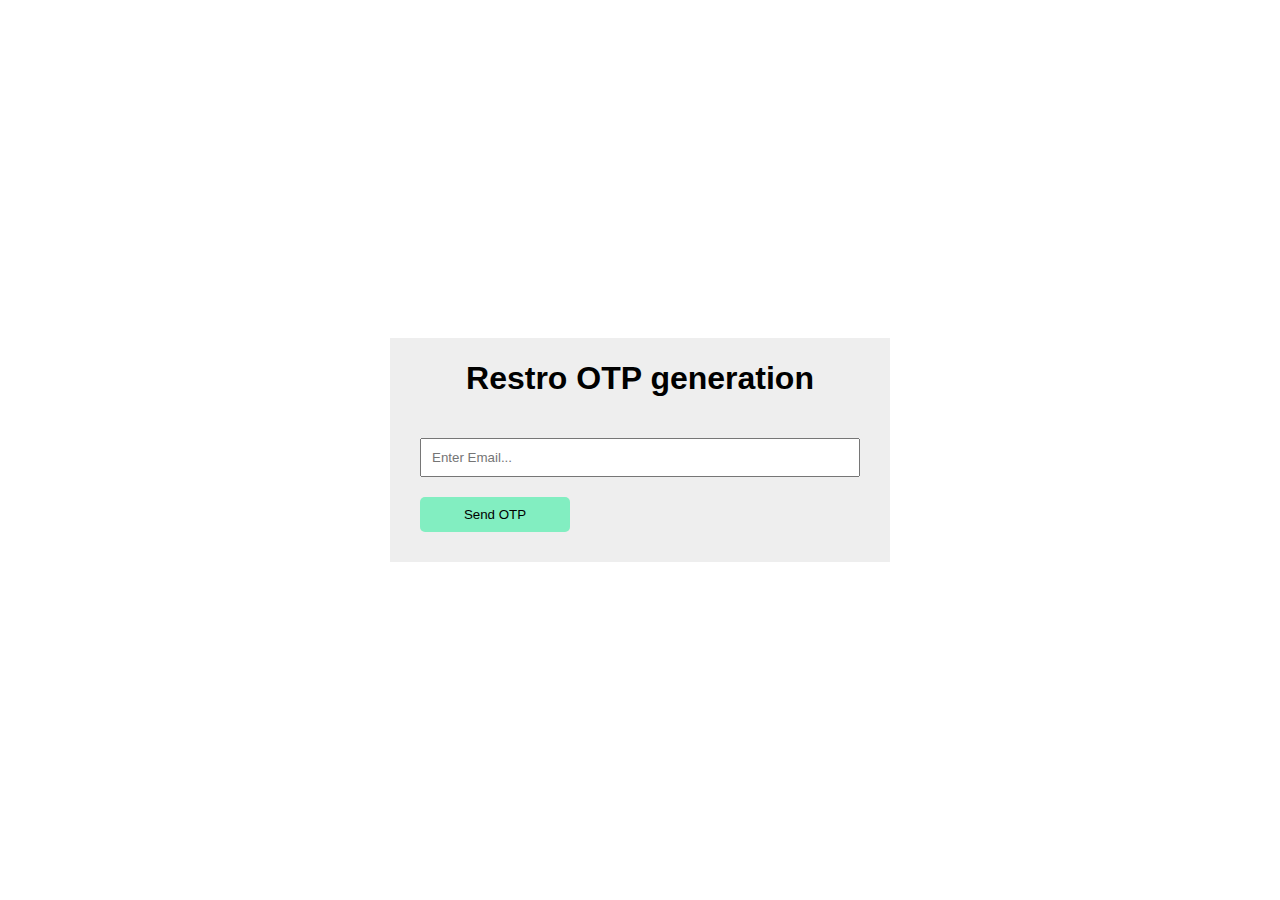
<file: emailotp.html>
<!DOCTYPE html>
<html>
<head>
	<title>OTP in JS</title>
	<link rel="stylesheet" href="emailotp.css">
   <script src="https://smtpjs.com/v3/smtp.js">
</script>
</head>
<body>
	<div class="form">
		<h1>Restro OTP generation </h1>
		<input type="email" id="email" placeholder="Enter Email...">
		<div class="otpverify">
			<input type="text" id="otp_inp" placeholder="Enter the OTP sent to your Email...">
			<button class="btn" id="otp-btn">Verify</button>
            <a href="index.html" class="btn">next</a>
		</div>
		<button class="btn" onclick="sendOTP()">Send OTP</button>


	</div>
	<script src="emailotp.js"></script>
</body>
</html>
</file>
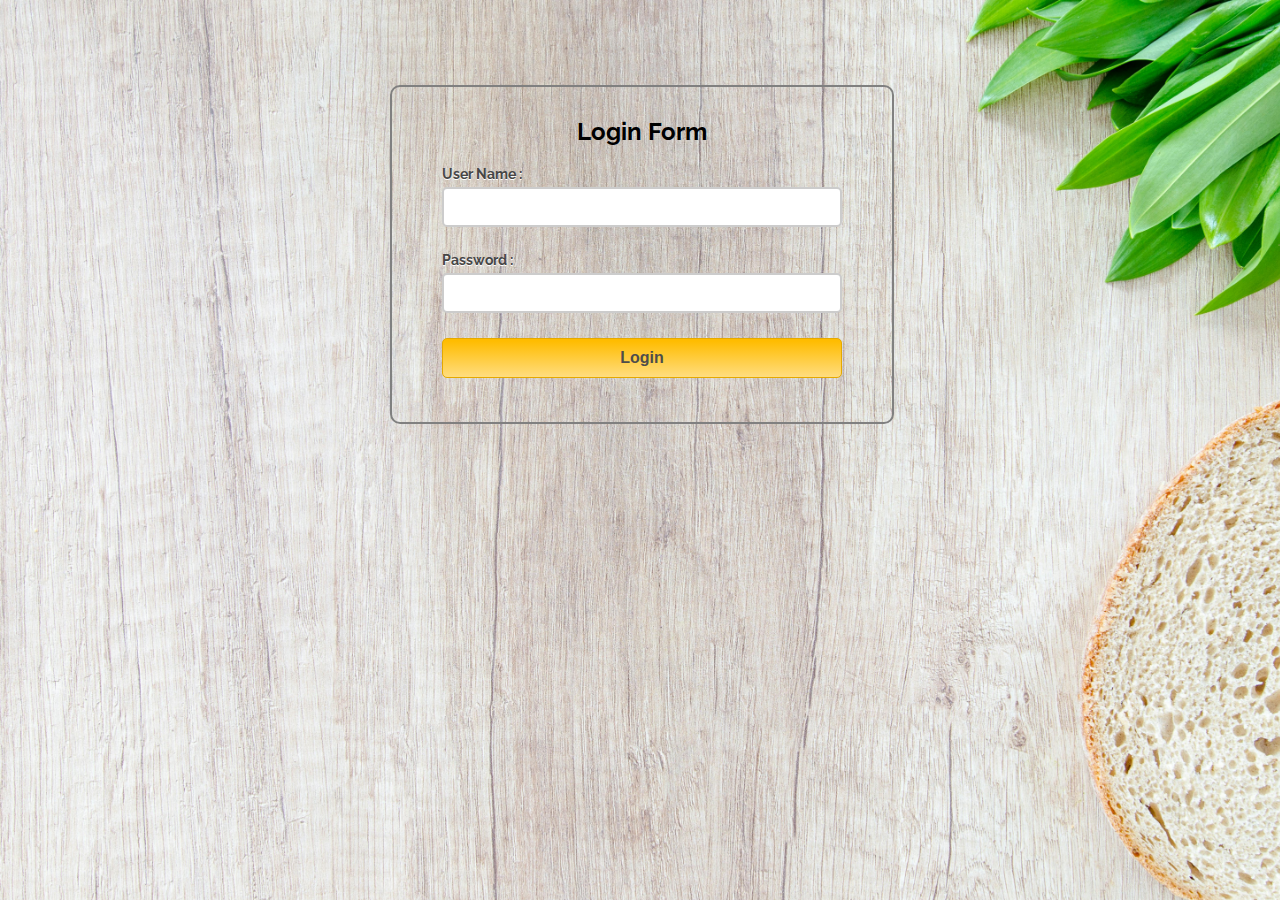
<file: javascript_login.html>
<html>
<head>
<title>Login Form</title>
<!-- Include CSS File Here -->
<link rel="stylesheet" href="style1.css"/>
<!-- Include JS File Here -->
<script src="login.js"></script>
</head>
<body class="bg-img">
    <!-- <div class="background"></div> -->
<div class="container">
<div class="main">
<h2>Login Form</h2>
<form id="form_id" method="post" name="myform">
<label>User Name :</label>
<input type="text" name="username" id="username"/>
<label>Password :</label>
<input type="password" name="password" id="password"/>
<input type="button" value="Login" id="submit" onclick="validate()"/>
<!-- <input type="button" value="otp generation" onclick="validate()"> -->
</form>
<!-- <span><b class="note"> <br/><b class="valid">User Name : romani<br/>Password : romani@123</b></span> -->
</div>
</div>
</body>
</html>
</file>
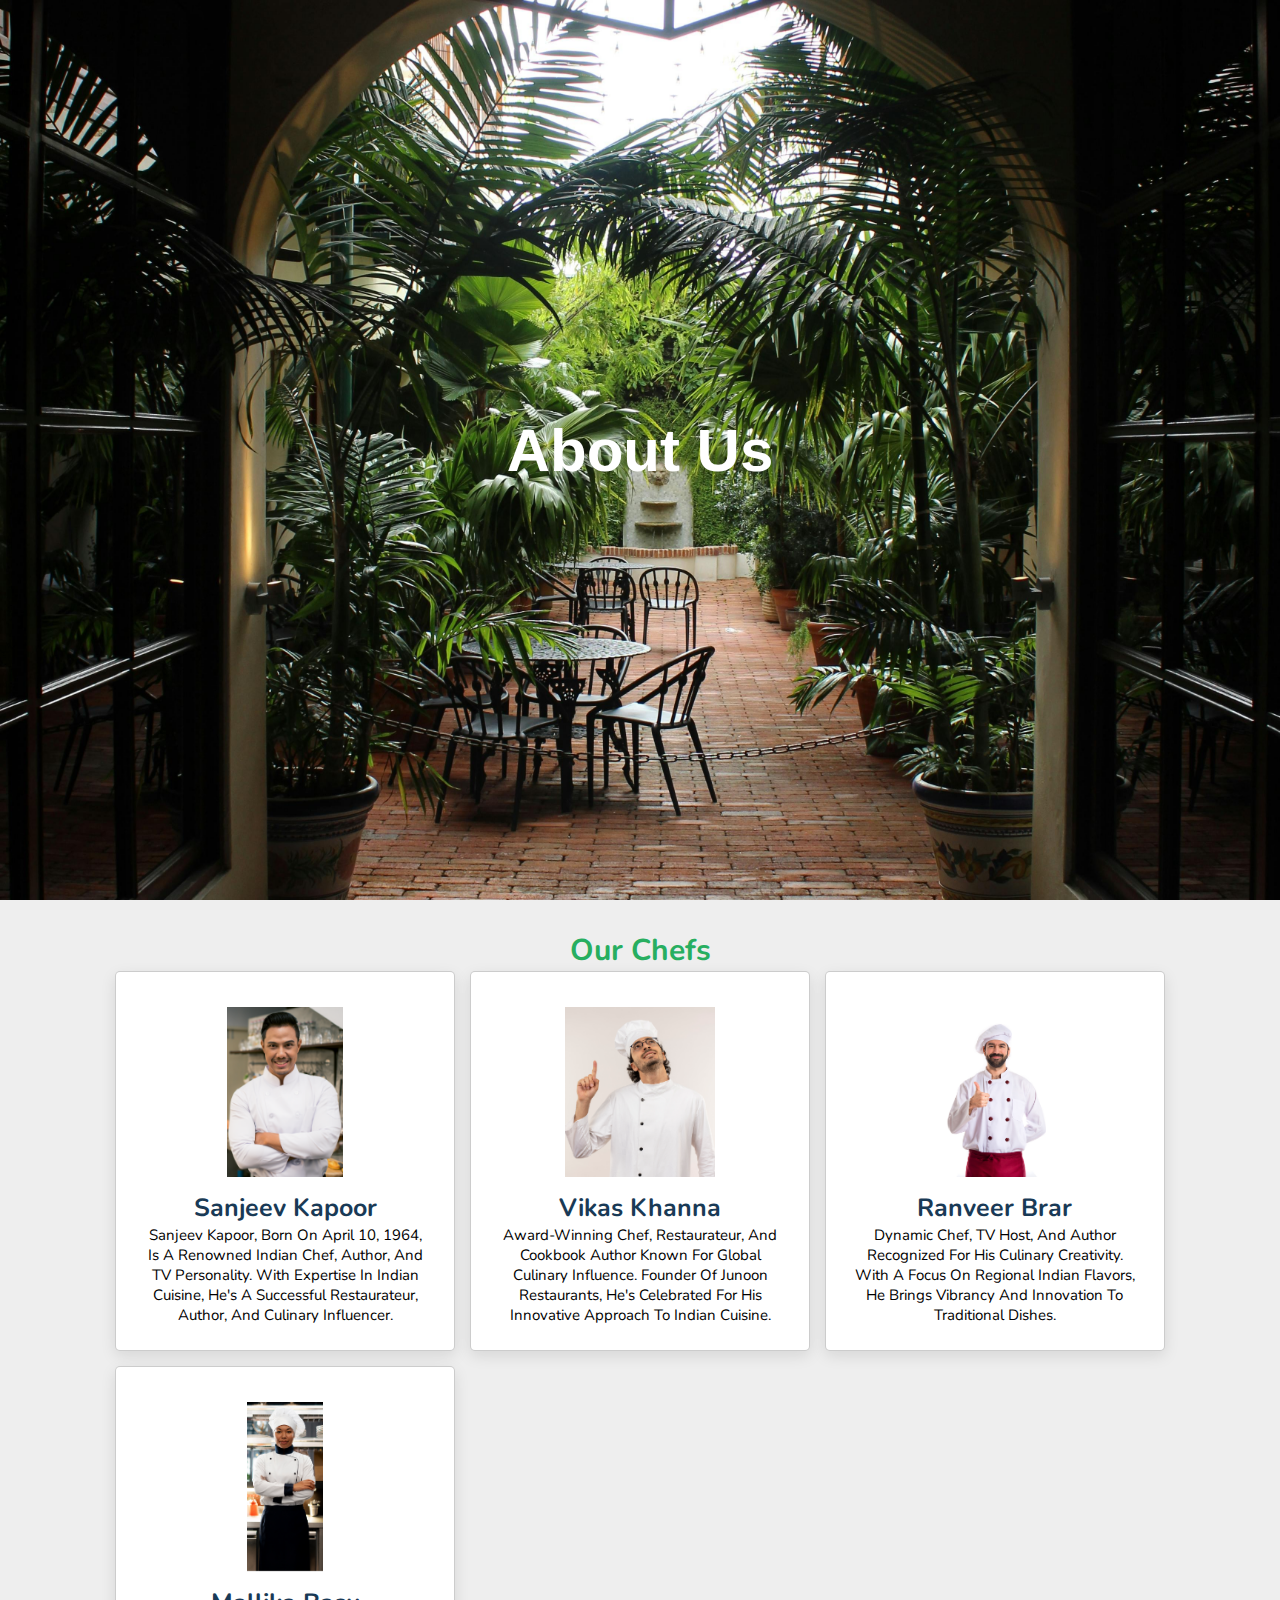
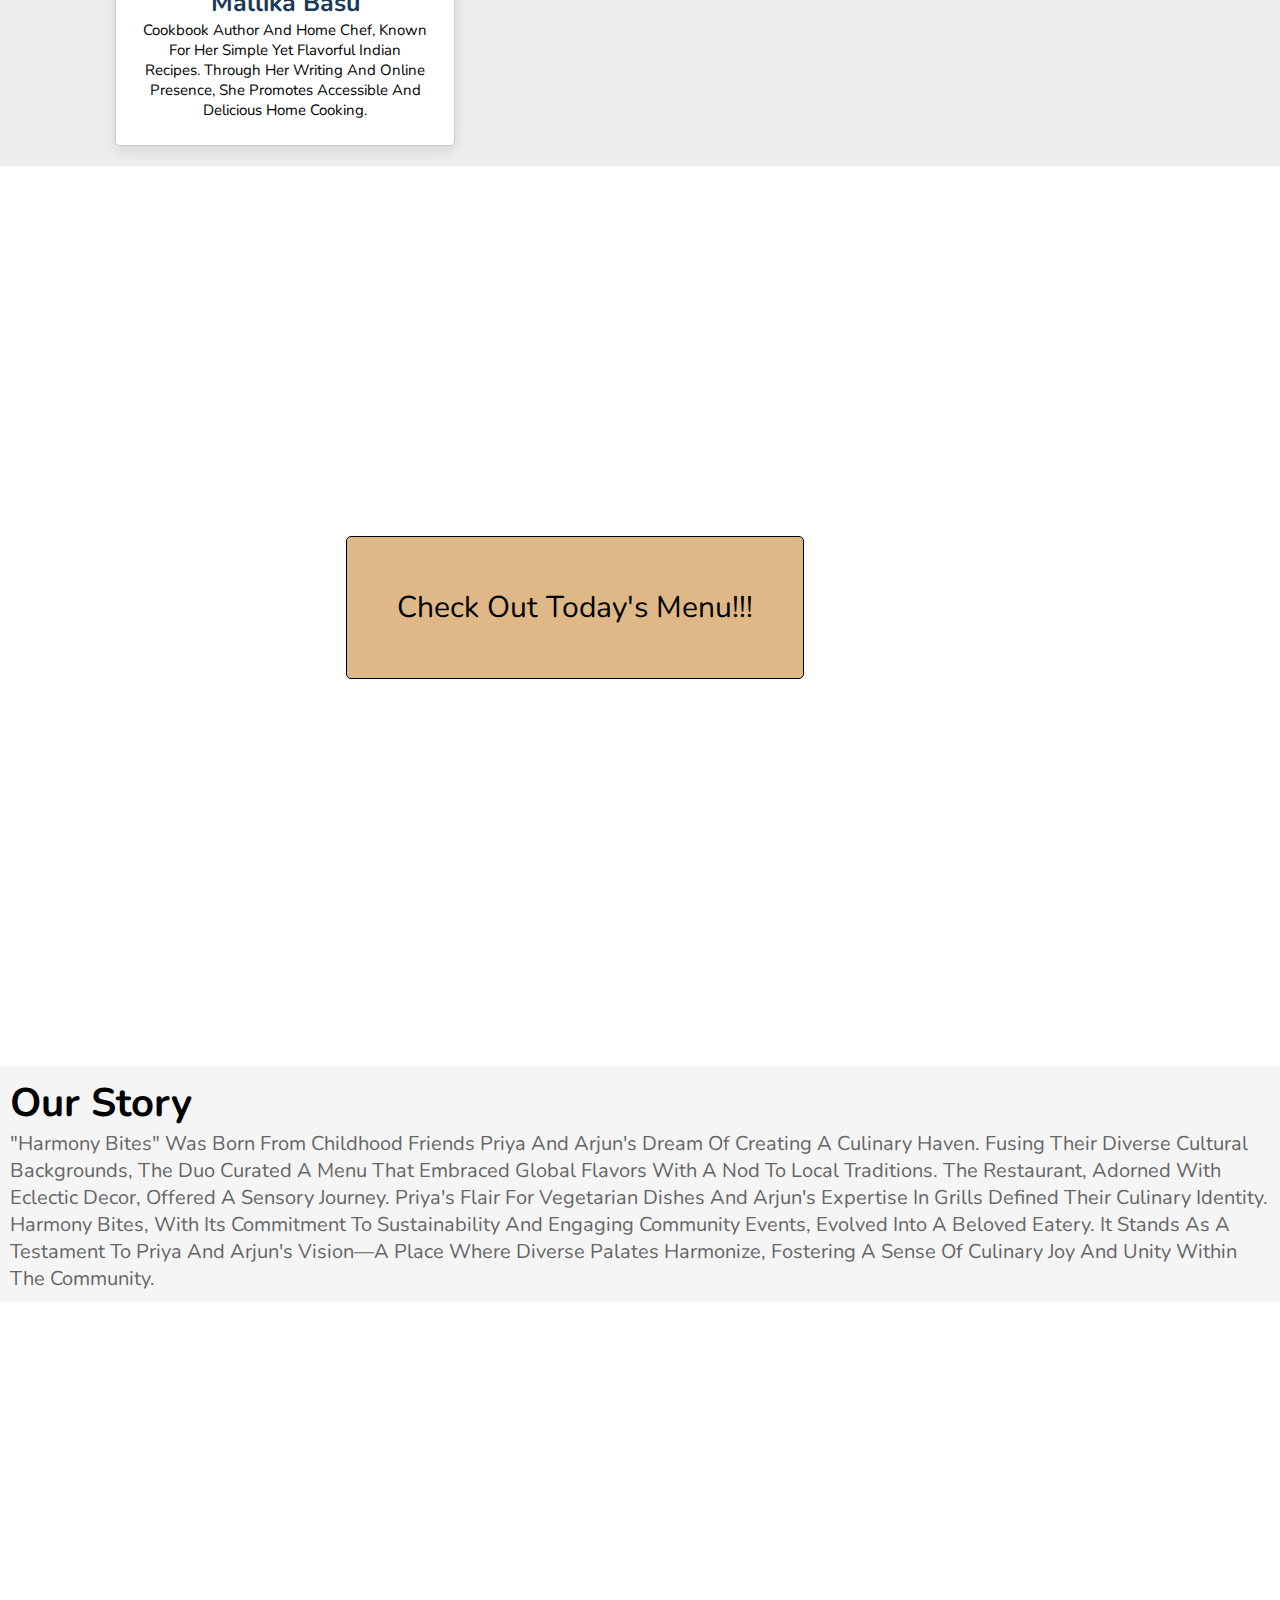
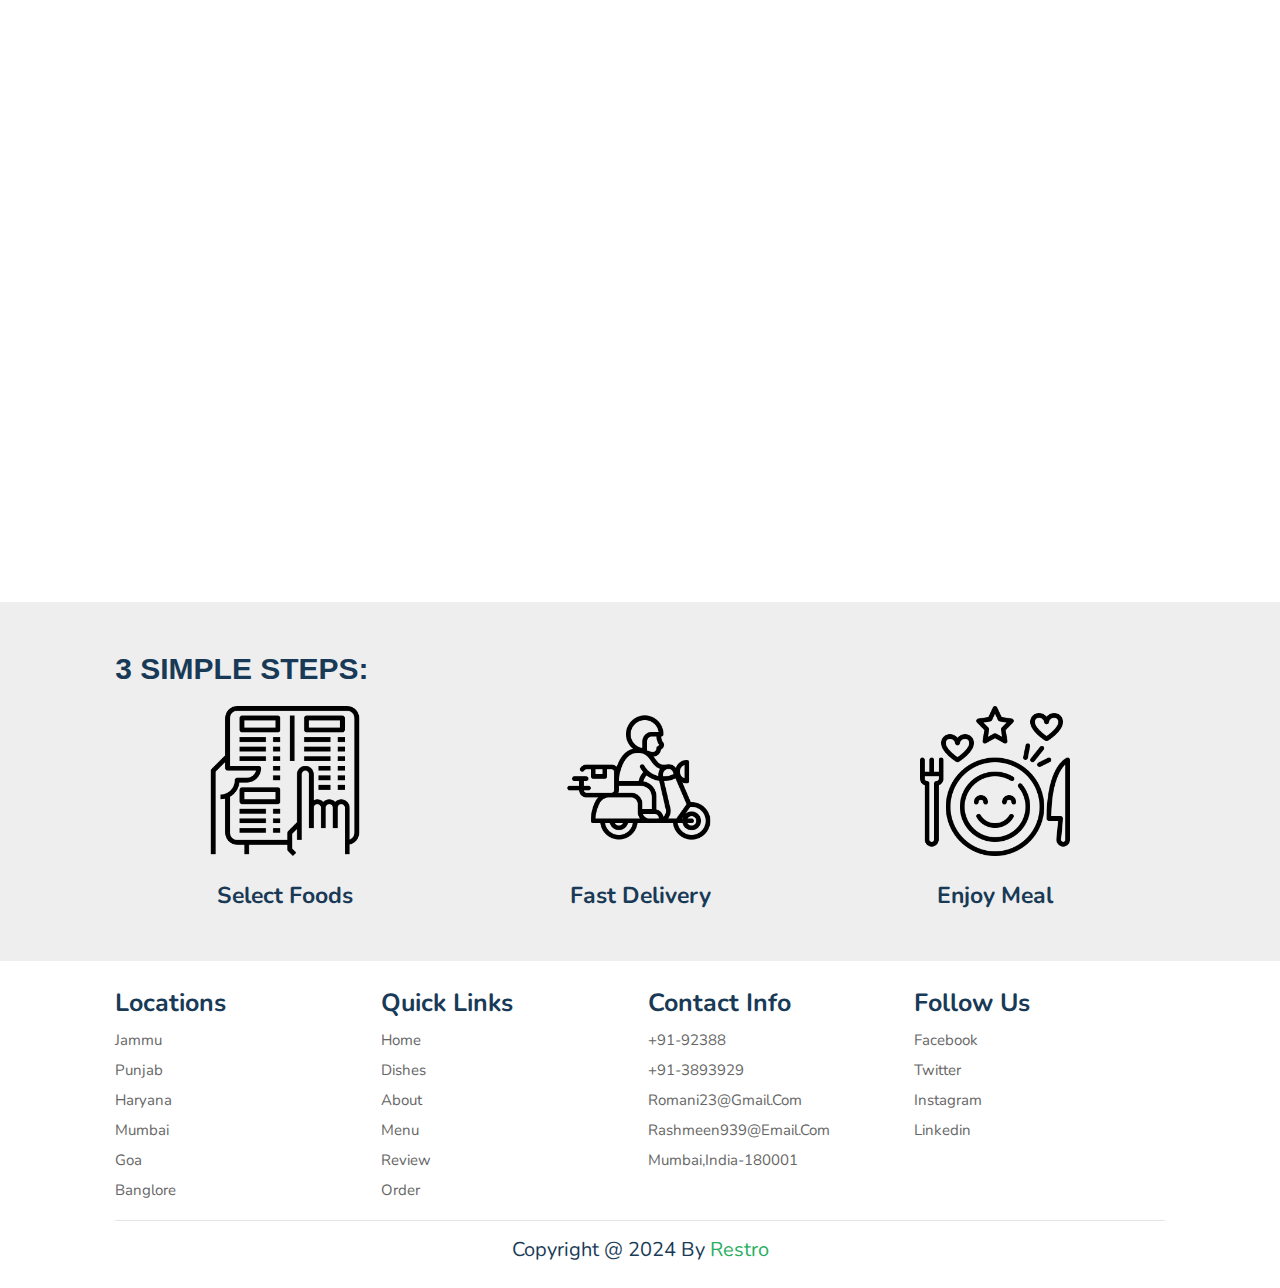
<file: learnmore.html>
<!DOCTYPE html>
<html lang="en">
<head>
    <meta charset="UTF-8">
    <meta name="viewport" content="width=device-width, initial-scale=1.0">
    <title>Document</title>
    <link rel="stylesheet" href="style.css">
</head>
<style>
    body{
        margin:0;
        padding: 0;
        box-sizing: border-box;
        overflow-x: hidden;
    }
    .box1{
        height:100vh;
        width:100%;
        background-image: url(images/background8.jpg);
        background-size:cover;
        background-position: center;
        display: table;
        background-attachment: fixed;
        max-width: 100%;
    /* height: auto; */
    /* background-repeat: no-repeat; */
    /* background-size:contain; */
    }
    .box2{
        height:100vh;
        width:100%;
        background-image: url(images/background6.jpg);
        background-size:cover;
        background-position: center;
        display: table;
        background-attachment: fixed;
        display: flex;
        position: relative;
    }
    .box3{
        height:100vh;
        width:100%;
        background-image: url(images/background7.jpg);
        background-size:contain;
        background-position: center;
        display: table;
        background-attachment: fixed;
        display: flex;

    }
    h1{
        font-family: sans-serif;
        font-size: 60px;
        color: #fff;
        margin:0;
        text-align: center;
        display: table-cell;
        vertical-align: middle;
    }
    .text-container {
             width: 100%;
             box-sizing: border-box;
             padding: 10px;
             background-color: #f5f5f5;
    }
    h2{
        color:black;
        font-size: 40px;
    }
 P{
    font-size: 15px;
 }
        p1{
             color: #666;
             font-size: 20px;
        }
    .btn1{
    margin-top: 1rem;
    display: inline-block;
    font-size: 3rem;
    color:black;
    background: burlywood;
    border-radius: .5rem;
    cursor: pointer;
    padding: 5rem 5rem ;
    text-align: center;
    border: 1px solid;

}
.btn1:hover{
    background: rgba(222, 189, 146, 0.577);
    letter-spacing: .1rem;
}    
.center {
  margin: 0;
  position: absolute;
  top:40%;
  left:27%;
}
</style>
<body class="bg-img6">
        <div class="box1"><h1>About Us</h1><br></h1></div>
        <!-- <div class="box2"><h1>hey<br> Lorem ipsum dolor sit amet consectetur adipisicing elit. Dolorum nam consectetur explicabo commodi maiores dolore blanditiis nostrum soluta excepturi quod?</h1></div> -->
        <!-- <div class="box3"><h1>hello <br>Lorem ipsum dolor sit amet consectetur adipisicing elit. Necessitatibus, nemo itaque aperiam tempora repellendus libero delectus ullam dolorum neque reprehenderit.</h1></div> -->
                
                 <section class="dishes" id="dishes">
                    <h3 class="sub-heading">our Chefs</h3>
                
                    <div class="box-container">
                        <div class="box">
                            <img src="images/chef1.png" alt="">
                            <h3>Sanjeev kapoor</h3>
                            <p>Sanjeev Kapoor, born on April 10, 1964, is a renowned Indian chef, author, and TV personality. With expertise in Indian cuisine, he's a successful restaurateur, author, and culinary influencer.</p>
                        </div>
                        <div class="box">
                            <img src="images/chef2.png" alt="">
                            <h3>Vikas Khanna</h3>
                            <p>Award-winning chef, restaurateur, and cookbook author known for global culinary influence. Founder of Junoon restaurants, he's celebrated for his innovative approach to Indian cuisine.</p>

                        </div>
                        <div class="box">
                            <img src="images/chef3.png" alt="">
                            <h3>Ranveer Brar</h3>
                            <p>Dynamic chef, TV host, and author recognized for his culinary creativity. With a focus on regional Indian flavors, he brings vibrancy and innovation to traditional dishes.</p>
                        </div>
                        <div class="box">
                            <img src="images/chef4.png" alt="">
                            <h3>Mallika Basu</h3>
                            <p> Cookbook author and home chef, known for her simple yet flavorful Indian recipes. Through her writing and online presence, she promotes accessible and delicious home cooking.</p>
                        </div>
                    </div>
                </section>
                        <div class="box2">
                        <div class="center"><a href="menu.html" class="btn1">Check out today's menu!!!</a></div>
                            </div>
                        <div class="text-container">
                            <h2>Our story</h2>
                            <p1>"Harmony Bites" was born from childhood friends Priya and Arjun's dream of creating a culinary haven. Fusing their diverse cultural backgrounds, the duo curated a menu that embraced global flavors with a nod to local traditions. The restaurant, adorned with eclectic decor, offered a sensory journey. Priya's flair for vegetarian dishes and Arjun's expertise in grills defined their culinary identity. Harmony Bites, with its commitment to sustainability and engaging community events, evolved into a beloved eatery. It stands as a testament to Priya and Arjun's vision—a place where diverse palates harmonize, fostering a sense of culinary joy and unity within the community.
                            </p1>
                
                        </div>
                        <div class="box3"></div>
                <section class="steps">
                    <h1 class="title1">3 simple steps:</h1>
                    <div class="box-container">
                        <div class="box">
                            <img src="images/step-1.png" alt="">
                            <h3>select foods</h3>
                        </div>
                        <div class="box">
                            <img src="images/step-2.png" alt="">
                            <h3>fast delivery</h3>
                        </div>
                        <div class="box">
                            <img src="images/step-3.png" alt="">
                            <h3>enjoy meal</h3>
                        </div>
                    </div>
                </section>
                <section class="footer">
                    <div class="box-container">
                        <div class="box">
                            <h3>locations</h3>
                            <a href="#">jammu</a>
                            <a href="#">punjab</a>
                            <a href="#">haryana</a>
                            <a href="#">mumbai</a>
                            <a href="#">goa</a>
                            <a href="#">banglore</a>
                        </div>
                        <div class="box">
                            <h3>quick links</h3>
                            <a href="#home">home</a>
                            <a href="#">dishes</a>
                            <a href="#">about</a>
                            <a href="menu.html">menu</a>
                            <a href="#">review</a>
                            <a href="order.html">order</a>
                        </div>
                        <div class="box">
                            <h3>contact info</h3>
                            <a href="#">+91-92388</a>
                            <a href="#">+91-3893929</a>
                            <a href="#">romani23@gmail.com</a>
                            <a href="#">rashmeen939@email.com</a>
                            <a href="#">mumbai,india-180001</a>
                        </div>
                        <div class="box">
                            <h3>follow us</h3>
                            <a href="#">facebook</a>
                            <a href="#">twitter</a>
                            <a href="#">instagram</a>
                            <a href="#">linkedin</a>
                        </div>
                    </div>
                    <div class="credit">copyright @ 2024 by <span>Restro </span></div>
                </section>
<script src="script.js"></script>
    </body>
</html>
</file>
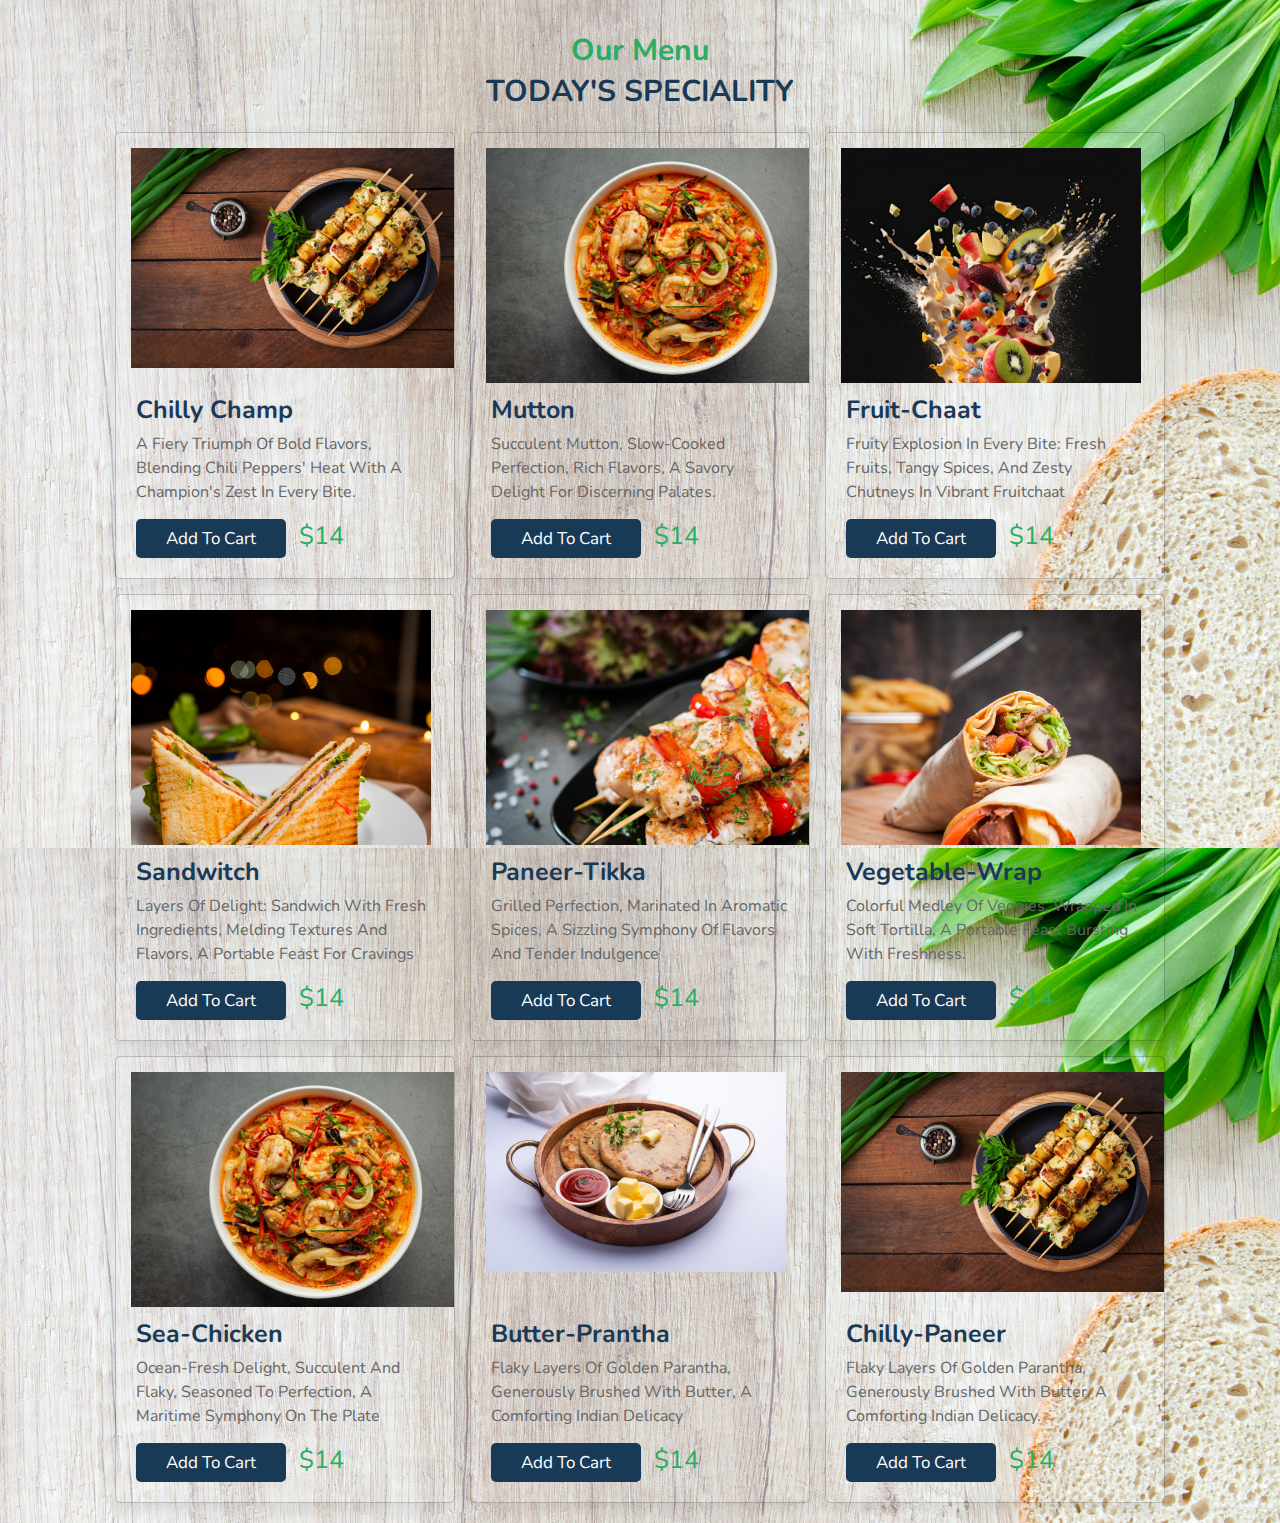
<file: menu.html>
<!DOCTYPE html>
<html lang="en">
<head>
    <meta charset="UTF-8">
    <meta name="viewport" content="width=device-width, initial-scale=1.0">
    <title>Document</title>
    <link rel="stylesheet" href="style.css">
</head>
<body class="bg-img3">
    <section class="menu" id="menu">
        <h3 class="sub-heading">our menu</h3>
        <h1 class="heading">today's speciality</h1>
        
        <div class="box-container">
            <div class="box">
                <div class="image">
                    <img src="images/menu1.png" alt="">
                    <!-- <a href="#" class="fas fa-heart"></a> -->
                </div>
                <div class="content">
                    <div class="stars">
                        <i class="fas fa-star"></i>
                        <i class="fas fa-star"></i>
                        <i class="fas fa-star"></i>
                        <i class="fas fa-star"></i>
                        <i class="fas fa-star-half-alt"></i>
                    </div>
                    <h3>chilly Champ</h3>
                    <p>A fiery triumph of bold flavors, blending chili peppers' heat with a champion's zest in every bite.</p>
                    <a href="order.html" class="btn">add to cart</a>
                    <span class="price">$14</span>
                </div>
            </div>
            <div class="box">
                <div class="image">
                    <img src="images/menu2.png" alt="">
                
                </div>
                <div class="content">
                    <div class="stars">
                        <i class="fas fa-star"></i>
                        <i class="fas fa-star"></i>
                        <i class="fas fa-star"></i>
                        <i class="fas fa-star"></i>
                        <i class="fas fa-star-half-alt"></i>
                    </div>
                    <h3>mutton</h3>
                    <p>Succulent mutton, slow-cooked perfection, rich flavors, a savory delight for discerning palates.</p>
                    <a href="order.html" class="btn">add to cart</a>
                    <span class="price">$14</span>
                </div>
            </div>
            <div class="box">
                <div class="image">
                    <img src="images/menu5.png" alt="">
                </div>
                <div class="content">
                    <div class="stars">
                        <i class="fas fa-star"></i>
                        <i class="fas fa-star"></i>
                        <i class="fas fa-star"></i>
                        <i class="fas fa-star"></i>
                        <i class="fas fa-star-half-alt"></i>
                    </div>
                    <h3>fruit-chaat</h3>
                    <p>Fruity explosion in every bite: fresh fruits, tangy spices, and zesty chutneys in vibrant fruitchaat</p>
                    <a href="order.html" class="btn">add to cart</a>
                    <span class="price">$14</span>
                </div>
            </div>
            <div class="box">
                <div class="image">
                    <img src="images/menu6.png" alt="">
                </div>
                <div class="content">
                    <div class="stars">
                        <i class="fas fa-star"></i>
                        <i class="fas fa-star"></i>
                        <i class="fas fa-star"></i>
                        <i class="fas fa-star"></i>
                        <i class="fas fa-star-half-alt"></i>
                    </div>
                    <h3>sandwitch</h3>
                    <p>Layers of delight: Sandwich with fresh ingredients, melding textures and flavors, a portable feast for cravings</p>
                    <a href="order.html" class="btn">add to cart</a>
                    <span class="price">$14</span>
                </div>
            </div>
            <div class="box">
                <div class="image">
                    <img src="images/menu7.png" alt="">
                </div>
                <div class="content">
                    <div class="stars">
                        <i class="fas fa-star"></i>
                        <i class="fas fa-star"></i>
                        <i class="fas fa-star"></i>
                        <i class="fas fa-star"></i>
                        <i class="fas fa-star-half-alt"></i>
                    </div>
                    <h3>paneer-tikka</h3>
                    <p>Grilled perfection, marinated in aromatic spices, a sizzling symphony of flavors and tender indulgence</p>
                    <a href="order.html" class="btn">add to cart</a>
                    <span class="price">$14</span>
                </div>
            </div>
            <div class="box">
                <div class="image">
                    <img src="images/menu8.png" alt="">
                </div>
                <div class="content">
                    <div class="stars">
                        <i class="fas fa-star"></i>
                        <i class="fas fa-star"></i>
                        <i class="fas fa-star"></i>
                        <i class="fas fa-star"></i>
                        <i class="fas fa-star-half-alt"></i>
                    </div>
                    <h3>vegetable-wrap</h3>
                    <p>Colorful medley of veggies, wrapped in soft tortilla, a portable feast bursting with freshness.</p>
                    <a href="order.html" class="btn">add to cart</a>
                    <span class="price">$14</span>
                </div>
            </div>
            <div class="box">
                <div class="image">
                    <img src="images/menu2.png" alt="">

                </div>
                <div class="content">
                    <div class="stars">
                        <i class="fas fa-star"></i>
                        <i class="fas fa-star"></i>
                        <i class="fas fa-star"></i>
                        <i class="fas fa-star"></i>
                        <i class="fas fa-star-half-alt"></i>
                    </div>
                    <h3>sea-chicken</h3>
                    <p>Ocean-fresh delight, succulent and flaky, seasoned to perfection, a maritime symphony on the plate</p>
                    <a href="order.html" class="btn">add to cart</a>
                    <span class="price">$14</span>
                </div>
            </div>
            <div class="box">
                <div class="image">
                    <img src="images/menu9.png" alt="">
                </div>
                <div class="content">
                    <div class="stars">
                        <i class="fas fa-star"></i>
                        <i class="fas fa-star"></i>
                        <i class="fas fa-star"></i>
                        <i class="fas fa-star"></i>
                        <i class="fas fa-star-half-alt"></i>
                    </div>
                    <h3>butter-prantha</h3>
                    <p>Flaky layers of golden parantha, generously brushed with butter, a comforting Indian delicacy</p>
                    <a href="order.html" class="btn">add to cart</a>
                    <span class="price">$14</span>
                </div>
            </div>
            <div class="box">
                <div class="image">
                    <img src="images/menu1.png" alt="">
                </div>
                <div class="content">
                    <div class="stars">
                        <i class="fas fa-star"></i>
                        <i class="fas fa-star"></i>
                        <i class="fas fa-star"></i>
                        <i class="fas fa-star"></i>
                        <i class="fas fa-star-half-alt"></i>
                    </div>
                    <h3>chilly-paneer</h3>
                    <p>Flaky layers of golden parantha, generously brushed with butter, a comforting Indian delicacy.</p>
                    <a href="order.html" class="btn">add to cart</a>
                    <span class="price">$14</span>
                </div>
            </div>
        </div>
    </section>

<script src="script.js"></script>
</body>
</html>
</file>
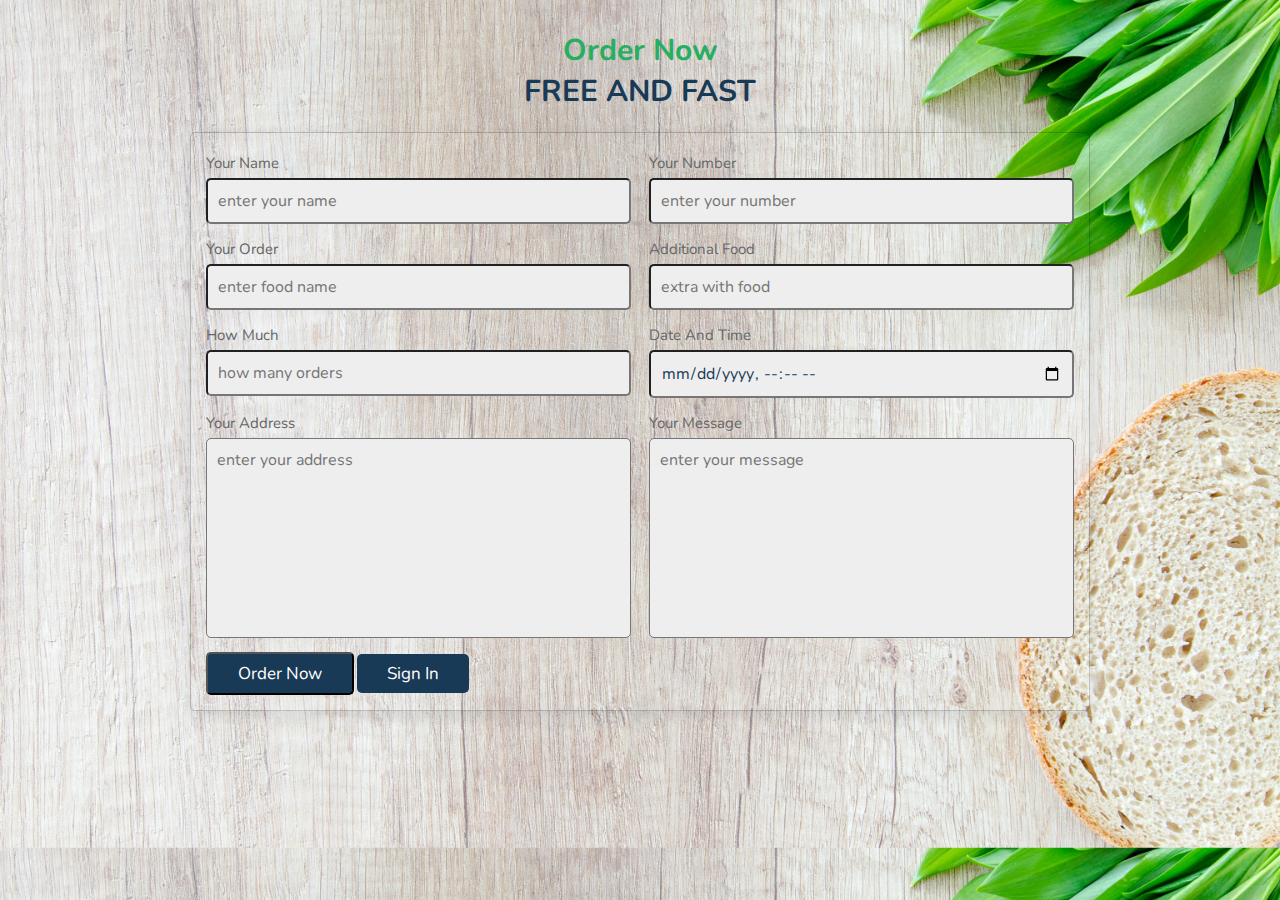
<file: order.html>
<!DOCTYPE html>
<html lang="en">
<head>
    <meta charset="UTF-8">
    <meta name="viewport" content="width=device-width, initial-scale=1.0">
    <title>Document</title>
    <link rel="stylesheet" href="style.css">
    <script>
        function handleOrder() {
            alert("Order Successful");
            window.location.href = "index.html"; // Change "index.html" to the URL of your home page
        }
    </script>
</head>
<body class="bg-img1">
    <section class="order" id="order">
        <h3 class="sub-heading">order now</h3>
        <h1 class="heading">free and fast</h1>
    
        <form onsubmit="handleOrder(); return false;"> <!-- Prevent default form submission -->
            <div class="inputbox">
                <div class="input">
                    <span>your name</span>
                    <input type="text" placeholder="enter your name" required>
                </div>
    
                <div class="input">
                    <span>your number</span>
                    <input type="number" placeholder="enter your number" required>
                </div>
            </div>
    
            <div class="inputbox">
                <div class="input">
                    <span>your order</span>
                    <input type="text" placeholder="enter food name" required>
                </div>
        
                <div class="input">
                    <span>additional food</span>
                    <input type="text" placeholder="extra with food">
                </div>
            </div>
    
            <div class="inputbox">
                <div class="input">
                    <span>how much</span>
                    <input type="number" placeholder="how many orders" required>
                </div>
    
                <div class="input">
                    <span>date and time</span>
                    <input type="datetime-local" required>
                </div>
            </div>
    
            <div class="inputbox">
                <div class="input">
                    <span>your address</span>
                    <textarea name="" placeholder="enter your address" cols="30" rows="10" required></textarea>
                </div>
        
                <div class="input">
                    <span>your message</span>
                    <textarea name="" placeholder="enter your message" cols="30" rows="10"></textarea>
                </div>
            </div>
    
            <input type="submit" value="order now" class="btn">
            <a href="javascript_login.html" class="btn">sign in </a>
        </form>
    </section>
</body>
</html>
</file>
<file: emailotp.css>
* {
	box-sizing: border-box;
	font-family: 'poppins', sans-serif;
}
body {
	text-align: center;
	display: flex;
	align-items: center;
	justify-content: center;
	margin: 0;
	padding: 0;
	height: 100vh;
}
.form {
	width: 500px;
	background-color: #eeeeee;
	padding: 0 30px;
	display: grid;
	gap: 20px;
	padding-bottom: 30px;
}
input {
	width: 100%;
	padding: 10px;
}
.otpverify {
	width: 100%;
	display: flex;
	gap: 20px;
}
.btn {
	padding: 10px;
	background-color: #82eec1;
	outline: none;
	border: none;
	cursor: pointer;
	border-radius: 5px;
	width: 150px;
}
.otpverify{
	display: none;
}
</file>
<file: style1.css>
/* Below line is used for online Google font */
@import url(http://fonts.googleapis.com/css?family=Raleway);
.bg-img{
    background-image: url(images/background.jpg);
    max-width: 100%;
    height: auto;
    /* background-image: url(/images/background3.jpg); */
    /* background-repeat: no-repeat; */
    background-size: cover;
}
h2{
background-color: #FEFFED;
padding: 30px 35px;
margin: -10px -50px;
text-align:center;
border-radius: 10px 10px 0 0;
background-image: url(/images/background.jpg);
/* background-repeat: no-repeat;
background-size: cover; */
background: transparent;
}
hr{
margin: 10px -50px;
border: 0;
border-top: 1px solid #ccc;
margin-bottom: 40px;
}
div.container{
width: 500px;
height: 50px;
margin:35px auto;
font-family: 'Raleway', sans-serif;
}
div.main{
width: 400px;
height: 300px;
padding: 10px 50px 25px;
border: 2px solid gray;
border-radius: 10px;
font-family: raleway;
float:left;
margin-top:50px;
background: transparent;
/* background-image: url(/images/background.jpg);
background-repeat: no-repeat;
background-size: cover; */
}
input[type=text],input[type=password]{
width: 100%;
height: 40px;
padding: 5px;
margin-bottom: 25px;
margin-top: 5px;
border: 2px solid #ccc;
color: #4f4f4f;
font-size: 16px;
border-radius: 5px;
}
label{
color: #464646;
text-shadow: 0 1px 0 #fff;
font-size: 14px;
font-weight: bold;
}
center{
font-size:32px;
}
.note{
color:red;
}
.valid{
color:green;
}
.back{
text-decoration: none;
border: 1px solid rgb(0, 143, 255);
background-color: rgb(0, 214, 255);
padding: 3px 20px;
border-radius: 2px;
color: black;
}
input[type=button]{
font-size: 16px;
background: linear-gradient(#ffbc00 5%, #ffdd7f 100%);
border: 1px solid #e5a900;
color: #4E4D4B;
font-weight: bold;
cursor: pointer;
width: 100%;
border-radius: 5px;
padding: 10px 0;
outline:none;
}
input[type=button]:hover{
background: linear-gradient(#ffdd7f 5%, #ffbc00 100%);
}
</file>
<file: style.css>
@import url('https://fonts.googleapis.com/css2?family=Nunito:wght@200;300;400;600;700&display=swap');
:root{
    --green:#27ae60;
    --black:#193a56;
    --light-color:#666;
    --box-shadow:0 .5rem 1.5rem rgba(0,0,0,.1);
}
*{
    font-family: "Nunito", sans-serif;
    margin: 0;padding: 0;
    box-sizing: border-box;
    text-decoration: none ;
    text-transform: capitalize;
    transition: all .2s linear;


}
.bg-img2{
    background-image: url(images/background.jpg);
    max-width: 100%;
    height: auto;
    background-repeat: no-repeat;
    background-size:contain;
} 
 .bg-img3{
    background-image: url(images/background.jpg);
    /* max-width: 100%; */
    /* height: auto; */
    /* background-repeat: no-repeat; */
    background-size:contain;
} 
.bg-img4{
    background-image: url(images/back1.jpg);
    max-width: 100%;
    height: auto;
    background-repeat: no-repeat;
    background-size:cover;

}
.bg-img5{
    background-image: url(images/back2.jpg);
    max-width: 100%;
    height: auto;
    background-repeat: no-repeat;
    background-size:cover;

}

.title1{
    text-align: center;
    margin-bottom: 2.5rem;
    font-size: 3rem;
    color:var(--black);
    text-transform: uppercase;
    text-underline-offset: 1rem;
    padding-top: 3rem;
 }
html{
    font-size: 62.5%;
    overflow-x: hidden;
    scroll-padding-top: 5.5rem;
    scroll-behavior: smooth;
}
section{
    padding:2rem 9%;
}
section:nth-child(even){
    background-color:#eee;
}
.sub-heading{
    text-align: center;
    color: var(--green);
    font-size: 3rem;
    padding-top: 1rem;
}
.pizza{
    display:grid;
    width:60%;
    /* font-size:.1rem; */
    padding-top: 10rem;
}
.pizza1{
    display:grid;
    height: 100px;
    /* width: 200px; */
    padding-left:70%;
    padding-top: 10%;


}
.heading{
    text-align: center;
    color: var(--black);
    font-size: 3rem;
    padding-bottom: 2rem;
    text-transform: uppercase;
}
.heading1{
    text-align: center;
    font-size: 1rem;
    /* padding-bottom: 2rem; */
    padding-top: 30rem;
    text-transform: uppercase;
    color:black;

}
.btn{
    margin-top: 1rem;
    display: inline-block;
    font-size: 1.7rem;
    color: #fff;
    background: var(--black);
    border-radius: .5rem;
    cursor: pointer;
    padding:.8rem 3rem ;
}
.btn:hover{
    background: var(--green);
    letter-spacing: .1rem;
}
header{
    position:fixed;
    top:0;left:0;right:0;
    background: #fff;
    padding: 1rem 7%;
    display: flex;
    align-items: center;
    justify-content: space-between;
    z-index: 1000;
    box-shadow:var(--box-shadow);
}

header .logo{
    color:black;
    font-size: 2.5rem;
    font-weight: bolder;
}
header .logo i{
    color:green;
    font-size: 2.5rem;
}
header .navbar a{
    font-size: 1.7rem;
    border-radius: .5rem;
    padding: .5rem 1.5rem;
    color:var(--light-color);

}
header .navbar a.active,
header .navbar a:hover{
    color:#fff;
    background-color: var(--green);

}
header .icons i,
header .icons a{
    cursor: pointer;
    margin-left: .5rem;
    height: 4.5rem;
    line-height: 4.5rem;
    width: 4.5rem;
    text-align: center;
    font-size:1.7rem;
    color:var(--black);
    border-radius: 50%;
    background: #eee;
}
header .icons i:hover,
header .icons a:hover{
    color:#fff;
    background: var(--green);
    transform: rotate(360deg);

}
header .icons #menu-bars{
    display: none;

}
#search-form{
    position: fixed;
    top:-110%;left:0;
    height:100%;width:100%;
    z-index: 1004;
    background: rgba(0,0,0,.8);
    display: flex;
    align-items: center;
    justify-content: center;
    padding:0 1rem;

}
#search-form.active{
    top:0;
}
#search-form #search-box{
    width:50rem;
    border-bottom: .1rem solid #fff;
    padding: 1rem 0;
    color:#fff;
    font-size: 3rem;
    text-transform: none;
    background: none;
}
#search-form #search-box::placeholder{
    color:#eee;
}
#search-form #search-box::-webkit-search-cancel-button{
    -webkit-appearance: none;
}
#search-form label{
    color:#fff;
    cursor: pointer;
    font-size: 4rem;
}
#search-form label:hover{
    color:var(--green);
}
#search-form #close{
    position: absolute;
    color: #fff;
    cursor: pointer;
    top:2rem; right:3rem;
    font-size: 5rem;
}
.home .home-slider .slide{
    display: flex;
    align-items: center;
    flex-wrap: wrap;
    gap:2rem;
    padding-top: 9rem;

}

.home .home-slider .slide .content{
    flex:1 1 45rem;
}
.home .home-slider .slide .image{
    flex:1 1 45rem;
}
.home .home-slider .slide .image img{
    width:100%;
}
.home .home-slider .slide .content span{
    color:var(--green);
    font-size: 2.5rem;
}
.home .home-slider .slide .content h3{
    color:var(--black);
    font-size: 7rem;
}
.home .home-slider .slide .content p{
    color:var(--light-color);
    font-size: 2.2rem;
    padding:.5rem 0;
    line-height: 1.5;

}
.swiper-pagination-bullet-active{
    background: var(--green);
}
/* .shopping-cart{
    border:1px solid;
    position: absolute;
    top:100%;
    right:2rem;
    padding: 1rem;
    border-radius: .5rem;
    box-shadow: var(--box-shadow);
    width:30rem; 
    background: #fff;
}
.shopping-cart .box{
    border:1px solid blue;
    display: flex;
    align-items: center;
    gap:1rem;
    position: relative;
    margin: 1rem 0;
    height:20rem;
    width:32rem;
}
.shopping-cart .box .img{
    height:10rem;
    width:15rem
}
.shopping-cart .box .fa-trash{
    font-size: 2rem;
    position: absolute;
    top:50%;
    cursor: pointer;
    right:2rem;
    color:var(--light-color);
    transform: translate(-50%);

} */
.dishes .box-container{
    display: grid;
    grid-template-columns: repeat(auto-fit,minmax(28rem,1fr));
    gap: 1.5rem;
}

.dishes .box-container .box{
    padding: 2.5rem;
    background: #fff;
    border-radius: .5rem;
    border: .1rem solid rgba(0,0,0,.2);
    box-shadow: var(--box-shadow);
    position: relative;
    overflow: hidden;
    text-align: center;

}

.dishes .box-container .box .fa-heart,
.dishes .box-container .box .fa-eye{
    position:absolute;
    top: 1.5rem;
    background: #eee;
    border-radius: 50%;
    height: 3rem;
    width: 3rem;
    line-height: 3rem;
    font-size: 2rem;
    color: var(--black);
}

.dishes .box-container .box .fa-heart:hover,

.dishes .box-container .box .fa-eye:hover{
    background: var(--green);
    color: #fff;
}

.dishes .box-container .box .fa-heart{
    right: -15rem;
}

.dishes .box-container .box .fa-eye{
    left: -15rem;
}

.dishes .box-container .box:hover .fa-heart{
    right: 1.5rem;
}

.dishes .box-container .box:hover .fa-eye{
    left: 1.5rem;
}

.dishes .box-container .box img{
    height: 17rem;
    margin: 1rem 0;
}

.dishes .box-container .box h3{
 color:var(--black) ;
 font-size: 2.5rem;
}

.dishes .box-container .box .stars{
padding: 1rem 0;
}


.dishes .box-container .box .stars i{
    font-size: 1.7rem;
    color:var(--green) ;
}
    
.dishes .box-container .box span{
   color: var(--green);
   font-weight: bolder;
   margin-right: 1rem;
   font-size: 2.5rem;
}
.about .khao{
text-decoration: underline;

}
.about .khao .subheading:hover{
    color:var(--black);
} 
.about .row{
    display:flex;
    flex-wrap: wrap;
    gap: 1.5rem;
    align-items: center;
}


.about .row .image{
    flex:1 1 45rem;
}
.about .row .image img{
    width:100%;
}
.about .row .content{
    flex:1 1 45rem;
}

.about .row .content h3{
    color: var(--black);
    font-size: 4rem;
    padding: .5rem 0;
}


.about .row .content p{
    color: var(--light-color);
    font-size: 1.5rem;
    padding: .5rem 0;
    line-height: 2;
}

.about .row .content .icons-container{
    display: flex;
    gap: 1rem;
    flex-wrap: wrap;
    padding: 1rem 0;
    margin-top: .5rem;
}

.about .row .content .icons-container .icons{
    background: #eee;
    border-radius: .5rem ;
    border: .1rem solid rgba(0,0,0,.2);
    display: flex;
    align-items: center;
    justify-content: center;
    gap: 1rem;
    flex: 1 1 17rem;
    padding: 1.5rem 1rem;
}


.about .row .content .icons-container .icons i{
    font-size: 2.5rem;
    color: var(--green);
}

.about .row .content .icons-container .icons span{
    font-size: 1.5rem;
    color: var(--black);
}
.steps .box-container{
    display: grid;
    grid-template-columns: repeat(auto-fit, minmax(30rem, 1fr));
    gap:1.5rem;
    align-items: flex-start;
 }
 
.steps .box-container .box{
    text-align: center;
    border:var(--border);
    padding:2rem;
 }
 
.steps .box-container .box img{
    height: 15rem;
    width: 100%;
    object-fit: contain;
    margin-bottom: 1rem;
 }
 
.steps .box-container .box h3{
    font-size: 2.3rem;
    margin:1rem 0;
    color:var(--black);
    text-transform: capitalize;
 }
 
.steps .box-container .box p{
    line-height: 2;
    font-size: 1.6rem;
    color:var(--light-color);
 }
.steps .box-container .box:hover{
    cursor: pointer;
    background-color: var(--black);
 }
.steps .box-container .box:hover img{
    filter:invert() ;
 }
 .steps .box-container .box:hover h3{
    color:white;
 }
.menu .box-container{
    display: grid;
    grid-template-columns: repeat(auto-fit,minmax(30rem,1fr));
    gap:1.5rem;
}
.menu .box-container .box{
    background:#fff ;
    border: .1rem solid rgba(0,0,0,.2);
    border-radius: .5rem;
    box-shadow: var(--box-shadow);
    background: transparent;
}
.menu .box-container .box .image{
    height:25rem;
    width:100%;
    padding: 1.5rem ;
    overflow: hidden;
    position: relative;

}
.desc{
    text-align:center;
    color: white;
    font-size: 3rem;
    padding-top: 40rem;
    
}
.menu .box-container .box .image .img{
    height:100%;
    width:100%;
    border-radius: .5rem;
    object-fit:cover;

}
.menu .box-container .box .image .fa-heart{
    position: absolute;
    top:2.5rem; right:2.5rem;
    height:5rem;
    width:5rem;
    line-height: 5rem;
    text-align: center;
    font-size: 2rem;
    background: #fff;
    border-radius: 50%;
    color:var(--black);
}
.menu .box-container .box .image .fa-heart:hover{
    background-color: var(--green);
    color:#fff;
} 
.menu .box-container .box .content{
    padding: 2rem;
    padding-top: 0;
}
.menu .box-container .box .content .stars{
    padding-bottom: 1rem;

}
.menu .box-container .box .content .stars i{
    font-size: 1.7rem;
    color: var(--green);

}
.menu .box-container .box .content  h3{
    color:var(--black);
    font-size: 2.5rem;

}
.menu .box-container .box .content p{
    color:var(--light-color);
    font-size: 1.6rem;
    padding: .5rem 0;
    line-height: 1.5;

}
.menu .box-container .box .content .price{
    color:var(--green);
    margin-left: 1rem;
    font-size: 2.5rem;

}

.review .slide{
    padding: 2rem;
    box-shadow: var(--box-shadow);
    border: .1rem solid rgba(0,0,0,.2);
    border-radius: .5rem;
    position: relative;


}

.review .slide .fa-quote-right{
    position: absolute;
    top: 2rem; right: 2rem;
    font-size: 6rem;
    color: #ccc ;
}

.review .slide .user{
    display: flex;
    gap:1.5rem;
    align-items: center;
    padding-bottom: 1.5rem;

}

.review .slide .user img{
    height: 7rem;
    width: 7rem ;
    border-radius: 50%;
    object-fit:cover ;

}


.review .slide .user h3{
    color: var(--black);
    font-size: 2rem;
    padding-bottom: .5rem;
}


.review .slide .user i{
    font-size: 1.3rem;
    color: var(--green);

}

.review .slide p{
    font-size: 1.5rem;
    line-height: 1.8;
    color: var(--light-color);
}
.bg-img1{
    background-image: url(images/background.jpg);
    max-width: 100%;
    height: auto;
    /* background-image: url(/images/background3.jpg); */
    /* background-repeat: no-repeat; */
    background-size: cover;
}

.order form{
    max-width: 90rem;
    border-radius: .5rem;
    box-shadow: var(--box-shadow);
    border: .1rem solid rgba(0,0,0,.2);
    background: #fff;
    padding: 1.5rem;
    margin: 0 auto;
    background: transparent;
}

.order form .inputbox{
    display: flex;
    flex-wrap: wrap;
    justify-content: space-between;
}


.order form .inputbox .input{
    width: 49%;
}

.order form .inputbox .input span{
    display: block;
    padding: .5rem 0;
    font-size: 1.5rem;
    color: var(--light-color);
}


.order form .inputbox .input input,
.order form .inputbox .input textarea{
    background:#eee;
    border-radius: .5rem;
    padding: 1rem;
    font-size: 1.6rem;
    color: var(--black);
    text-transform: none;
    margin-bottom: 1rem;
    width: 100%;

}

.order form .inputbox .input input:focus,
.order form .inputbox .input textarea:focus{
    border:.5rem solid var(--green);

}
.order form .inputbox .input textarea{
    height: 20rem;
    resize: none;
}

.order form  .btn{
    margin-top: 0;
}

.footer .box-container{
    display: grid;
    grid-template-columns: repeat(auto-fit,minmax(25rem,1fr));
    gap:1.5rem;
}
.footer .box-container .box h3{
    padding:.5rem 0;
    font-size: 2.5rem;
    color:var(--black);
}
.footer .box-container .box a{
    display:block;
    padding:.5rem 0;
    font-size: 1.5rem;
    color:var(--light-color);
}
.footer .box-container .box a:hover{
    color:var(--green);
    text-decoration:underline ;
}

.footer .credit{
    text-align: center;
    border-top:.1rem solid rgba(0,0,0,.1);
    font-size: 2rem;
    color: var(--black);
    padding:.5rem;
    padding-top: 1.5rem;
    margin-top: 1.5rem;

}
.footer .credit span{
    color:var(--green);
}

.loader-container{
    position:fixed;
    top:0;left: 0;
    height:100%;
    width: 100%;
    z-index: 10000;
    background: #fff;
    display: flex;
    align-items: center;
    justify-content: center;
    overflow: hidden;
}
.loader-container img{
    width:35rem;
}

.loader-container.fade-out{
    top:110%;
    opacity: 0;
}














@media(max-width:991px){
    html{
        font-size: 55%;
    }
    header{
        padding: 1rem 2rem;
    }
    section{
        padding:  2rem;
    }

}
@media(max-width:768px){
    header .icons #menu-bars{
        display: inline-block;
    }
    header .navbar{
        position: absolute;
        top:100%;left:0;right:0;
        background: #fff;
        border-top: .1rem solid rgba(0,0,0,.2);
        border-bottom: .1rem solid rgba(0,0,0,.2);
        padding:1rem;
        clip-path: polygon(0 0,100% 0, 100% 0, 0 0);
    }
    header .navbar.active{
        clip-path:polygon(0 0 ,100% 0,100% 100%,0% 100%);
    }
    header .navbar a{
        display: block;
        padding: 1.5rem;
        margin: 1rem;
        font-size: 2rem;
        background-color: #eee;
    }
    #search-form #search-box{
        width:90%;
        margin:0 1rem;
    }
    .home .home-slider .slide .content h3{
       
        font-size: 5rem;
    }

}
@media(max-width:450px){
    html{
        font-size: 50%;
    }
    .dishes .box-container .box img{
        height: auto;
        width:100% ;
    }
    .order form .inputbox .input{
        width: 100%;
    }
    
    
}
</file>
